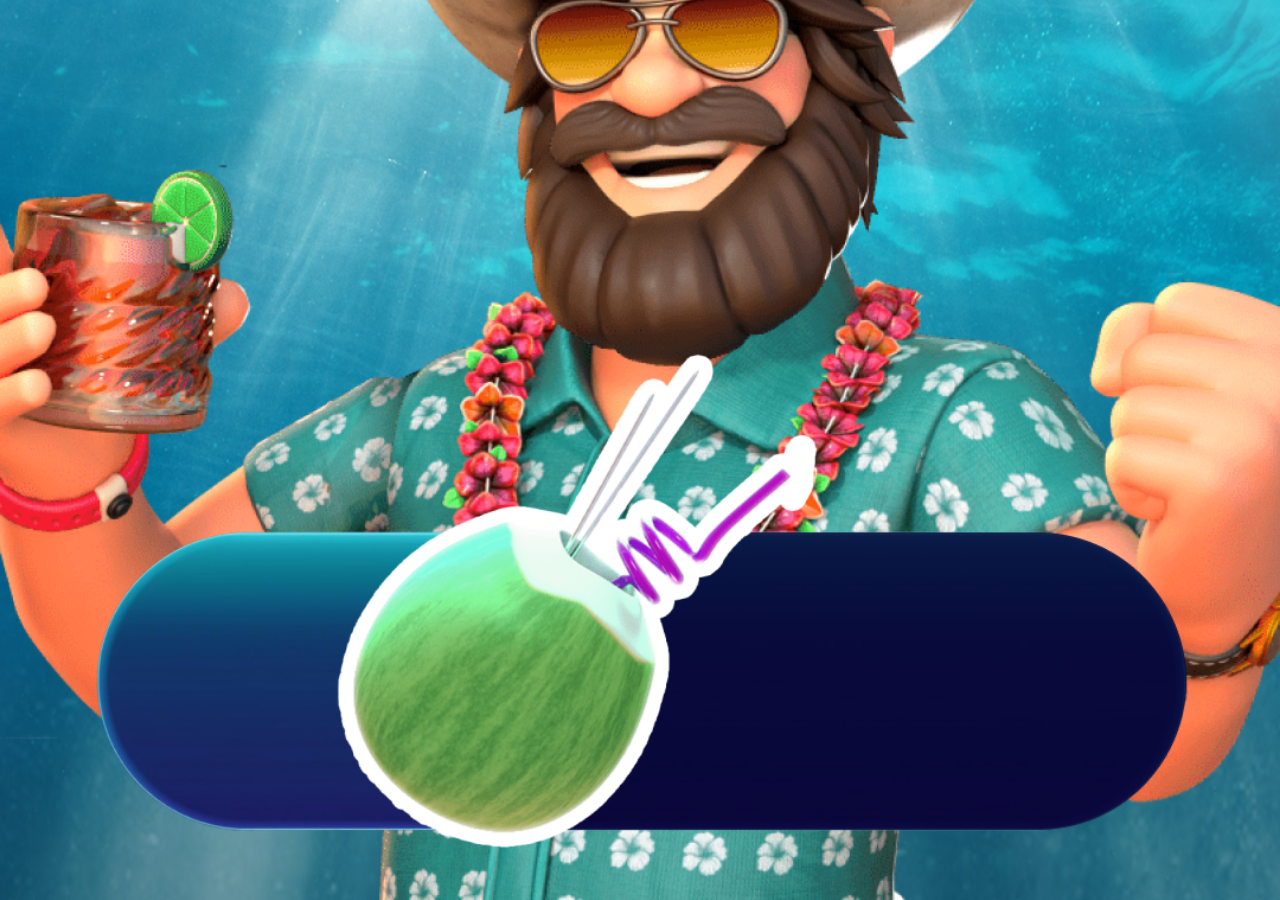
<file: index.html>
<!DOCTYPE html>
<html lang="en">

<head>
    <meta charset="UTF-8" />
    <meta name="viewport" content="width=device-width, initial-scale=1.0" />
    <link rel="icon" href="public/assets/logo/logo.png" />
    <title>Bigger Bass Test</title>
    <link rel="stylesheet" href="style/style.css" />
    <link href="https://fonts.googleapis.com/css2?family=Sigmar&display=swap" rel="stylesheet" />
</head>

<body>

    <!-- 1) Лоадер і фон -->
    <div id="loaderBg" class="loader-bg hidden"></div>
    <div id="backdrop" class="popup-overlay hidden"></div>

    <!-- 2) Стартовий попап -->
    <div id="startPopup" class="popup hidden popup-content">
        <img src="public/assets/logo/logo.png" class="popup-logo" alt="" />
        <h2 class="popup-title">WOW!</h2>
        <p class="popup-subtitle">YOU RECEIVED:</p>
        <p class="popup-highlight"><strong>3 FREE SPINS</strong></p>
        <div class="popup-info-container">
            <img src="public/assets/other/dis.png" class="popup-icon" alt="" />

            <p class="popup-info">WITHOUT<br />REGISTRATION</p>

        </div> <button id="activateBtn" class="popup-button ">ACTIVATE</button>

    </div>

    <!-- 3) Основний екран гри -->
    <div id="gameContainer" class="game">
        <div class="corner-wrapper">
            <img src="public/assets/logo/logo.png" class="corner-img left" alt="" />
            <img src="public/assets/other/fisher-sm.png" class="corner-img right" alt="" />
        </div>
        <div id="slotContainer" class="slotArea"></div>
        <div id="fsContainer" class="free-spins-container hidden">
            <div class="text-free-spins">FREE SPINS: <span id="attempts-count"></span></div>
        </div>
        <button id="spinButton" class="button-spin hidden">SPIN</button>
    </div>

    <!-- 4) Фінальний попап -->
    <div id="finalPopup" class="popup hidden popup-content">
        <img src="public/assets/logo/logo.png" class="popup-logo" alt="" />
        <h2 class="popup-title">WELL DONE!</h2>
        <p class="popup-subtitle">YOU WON:</p>
        <h3 class="popup-highlight">450 GBP<br><span class="popup-subtitle">+ 250 FREE SPINS</span></h3>
        <div class="popup-info-container">
            <img src="public/assets/other/done.png" class="popup-icon" alt="" />

            <p class="popup-info">Turn on notifications and receive more special bonuses!</p>

        </div> <a href="{offer}" id="installBtn" class="popup-button final-button">INSTALL THE APP</a>
        <div class="timer">
            Bonus will expire in:
            <div class="time">
                <span id="minutes">15</span>:<span id="seconds">00</span>

            </div>
        </div>
    </div>

    <script src="js/script.js"></script>
</body>

</html>
</file>
<file: style/style.css>
@import url('./popup.css');

/* ==== GLOBAL ==== */
body {
    font-family: 'Sigmar', sans-serif;
    display: flex;
    margin: 0;
    padding: 0;
    justify-content: center;
    align-items: center;
    background: url('/public/assets/other/main-bg.webp') center/cover no-repeat;
    height: 100vh;
    overflow: hidden;

}

h1,
h2,
h3,
h4,
h5,
h6,
p {
    margin: 0;
}


.hidden {
    display: none;
    opacity: 0;
    pointer-events: none;
    transition: opacity 0.3s ease;

}

.corner-wrapper {
    position: absolute;
    top: 0;
    left: 0;
    z-index: 1;
    pointer-events: none;
}

.corner-img {
    position: absolute;
    top: 0;
    object-fit: contain;

}

.corner-img.left {
    top: -2vw;
    width: 45vw;
    z-index: 2;
}

.corner-img.right {
    left: 22vw;
    width: 90vw;
    top: -5vw;
    z-index: 1;
}


/* ==== LOADER ==== */

.loader-bg {
    position: fixed;
    inset: 0;
    top: 0;
    right: 0;
    bottom: 0;
    left: 0;
    background: url('/public/assets/other/load-bg.png') center/cover no-repeat;
    z-index: 10000;
}


/* ==== SLOTS ==== */

.game {
    display: flex;
    flex-direction: column;
    justify-content: center;
    align-items: center;
    opacity: 1;
    position: fixed;
    inset: 0;
    padding: 0;
    z-index: 999;
}

.slotArea {
    display: flex;
    flex-direction: column;
    justify-content: center;
    background: url('/public/assets/slots/slotsbg.png') center/cover no-repeat;
    background-size: 125% 100%;
    position: relative;
    z-index: 10;
    gap: 8px;
    width: 100%;
    align-items: center;
    padding: 60px 0;

    overflow: hidden;
}


.slot img {
    width: 100%;
    height: auto;
    display: block;

}

.slot-row {
    display: flex;
    justify-content: space-between;
    gap: 5vw;
}

.slot-image {
    width: 25vw;
    height: 25vw;
    border-radius: 5px;
}

.free-spins-container {
    padding: 10px 20px;
    margin-top: -55px;
    background: url('/public/assets/table/table-free-spins.png') center/cover no-repeat;
    text-align: center;
    overflow: hidden;
}


.text-free-spins {
    font-size: 36px;
    background: linear-gradient(180deg, hsl(358, 100%, 80%), #fad0c4);
    -webkit-background-clip: text;
    -webkit-text-fill-color: transparent;
}



.button-spin {
    font-family: 'Sigmar', sans-serif;
    padding: 0 60px 0 60px;
    color: #FFF;
    font-size: 64px;
    background: url('/public/assets/table/button-spin.png') center/cover no-repeat;
    border: none;
    animation: pulse 1s ease-in-out infinite;
}

@keyframes pulse {
    0% {
        transform: scale(1);

    }

    50% {
        transform: scale(1.1);

    }

    100% {
        transform: scale(1);

    }
}

/* Додаємо швидкий легкий зсув, ніби барабан трясеться */
.slot-row.spinning {
    animation: vibrate 0.1s infinite;
}

@keyframes vibrate {
    0% {
        transform: translateY(0) scale(1);
    }

    25% {
        transform: translateY(-5px) scale(1.02);
    }

    50% {
        transform: translateY(0) scale(1);
    }

    75% {
        transform: translateY(5px) scale(0.98);
    }

    100% {
        transform: translateY(0) scale(1);
    }
}
</file>
